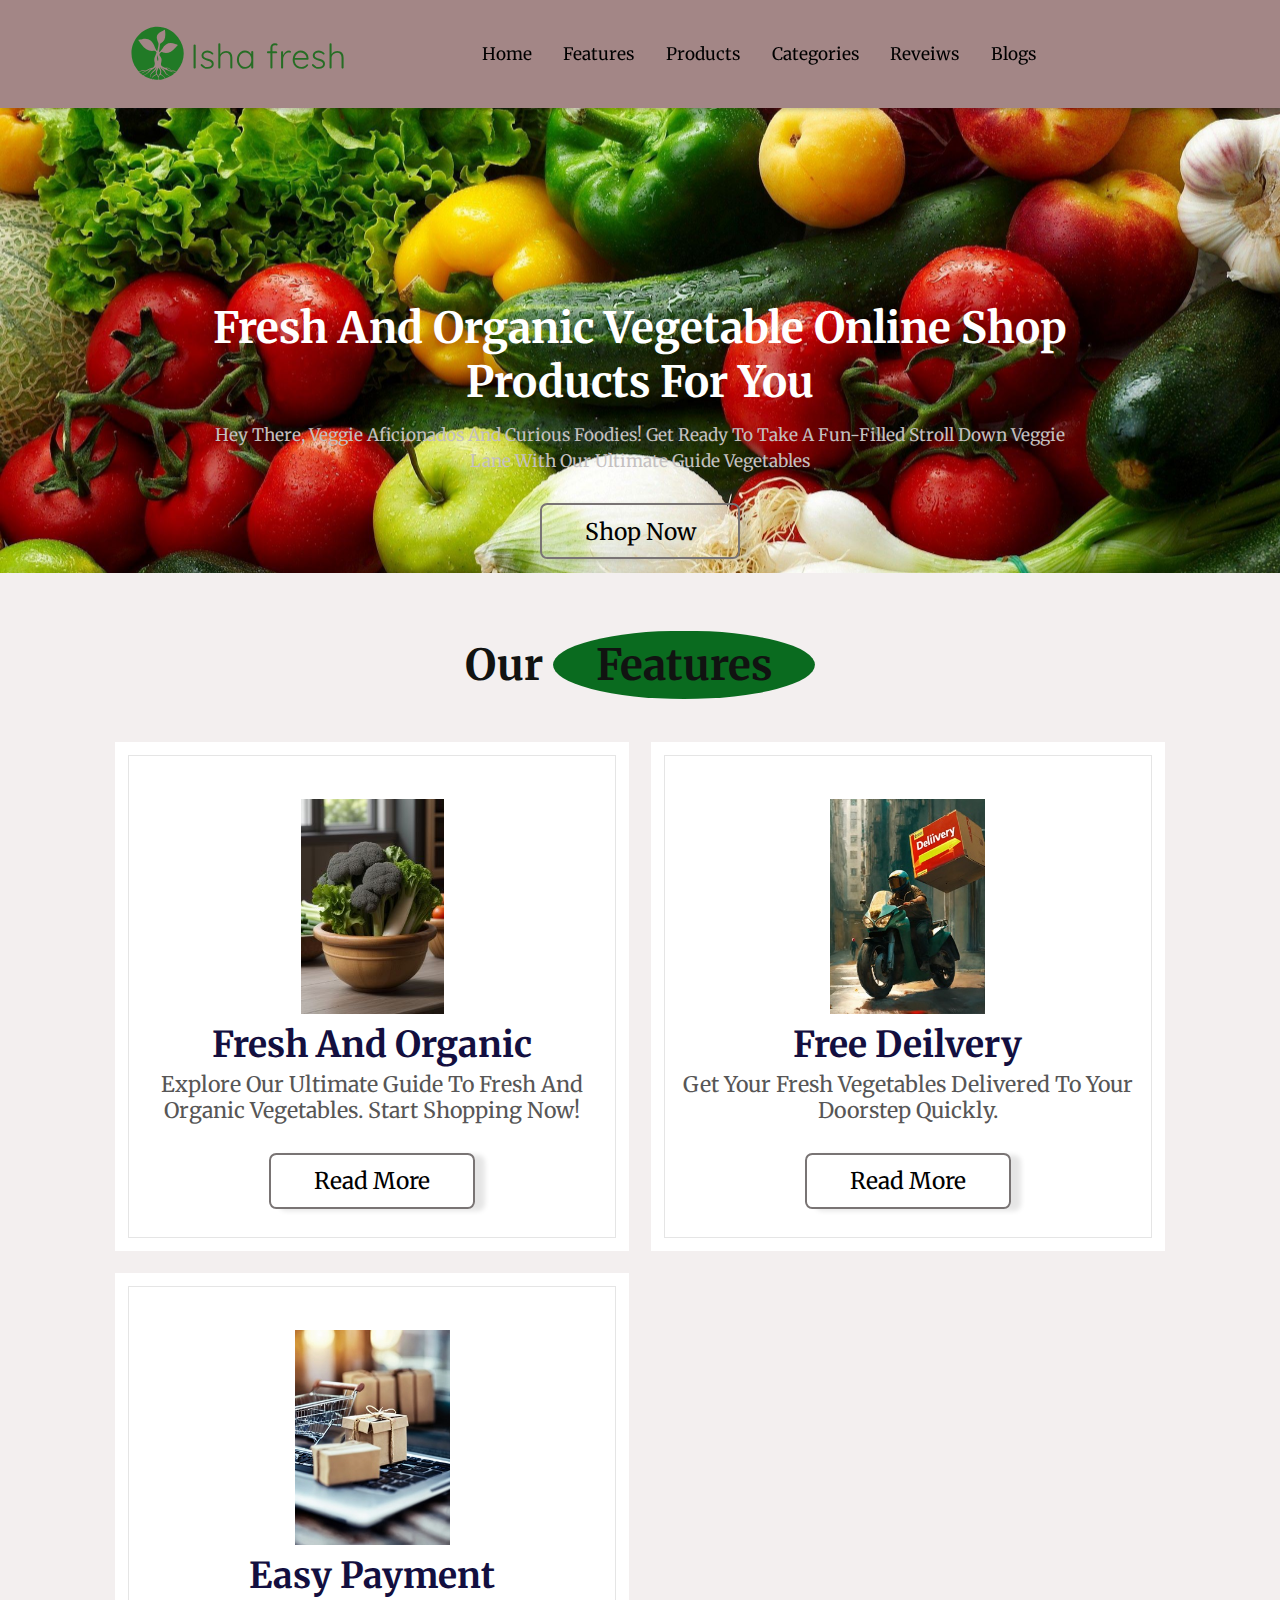
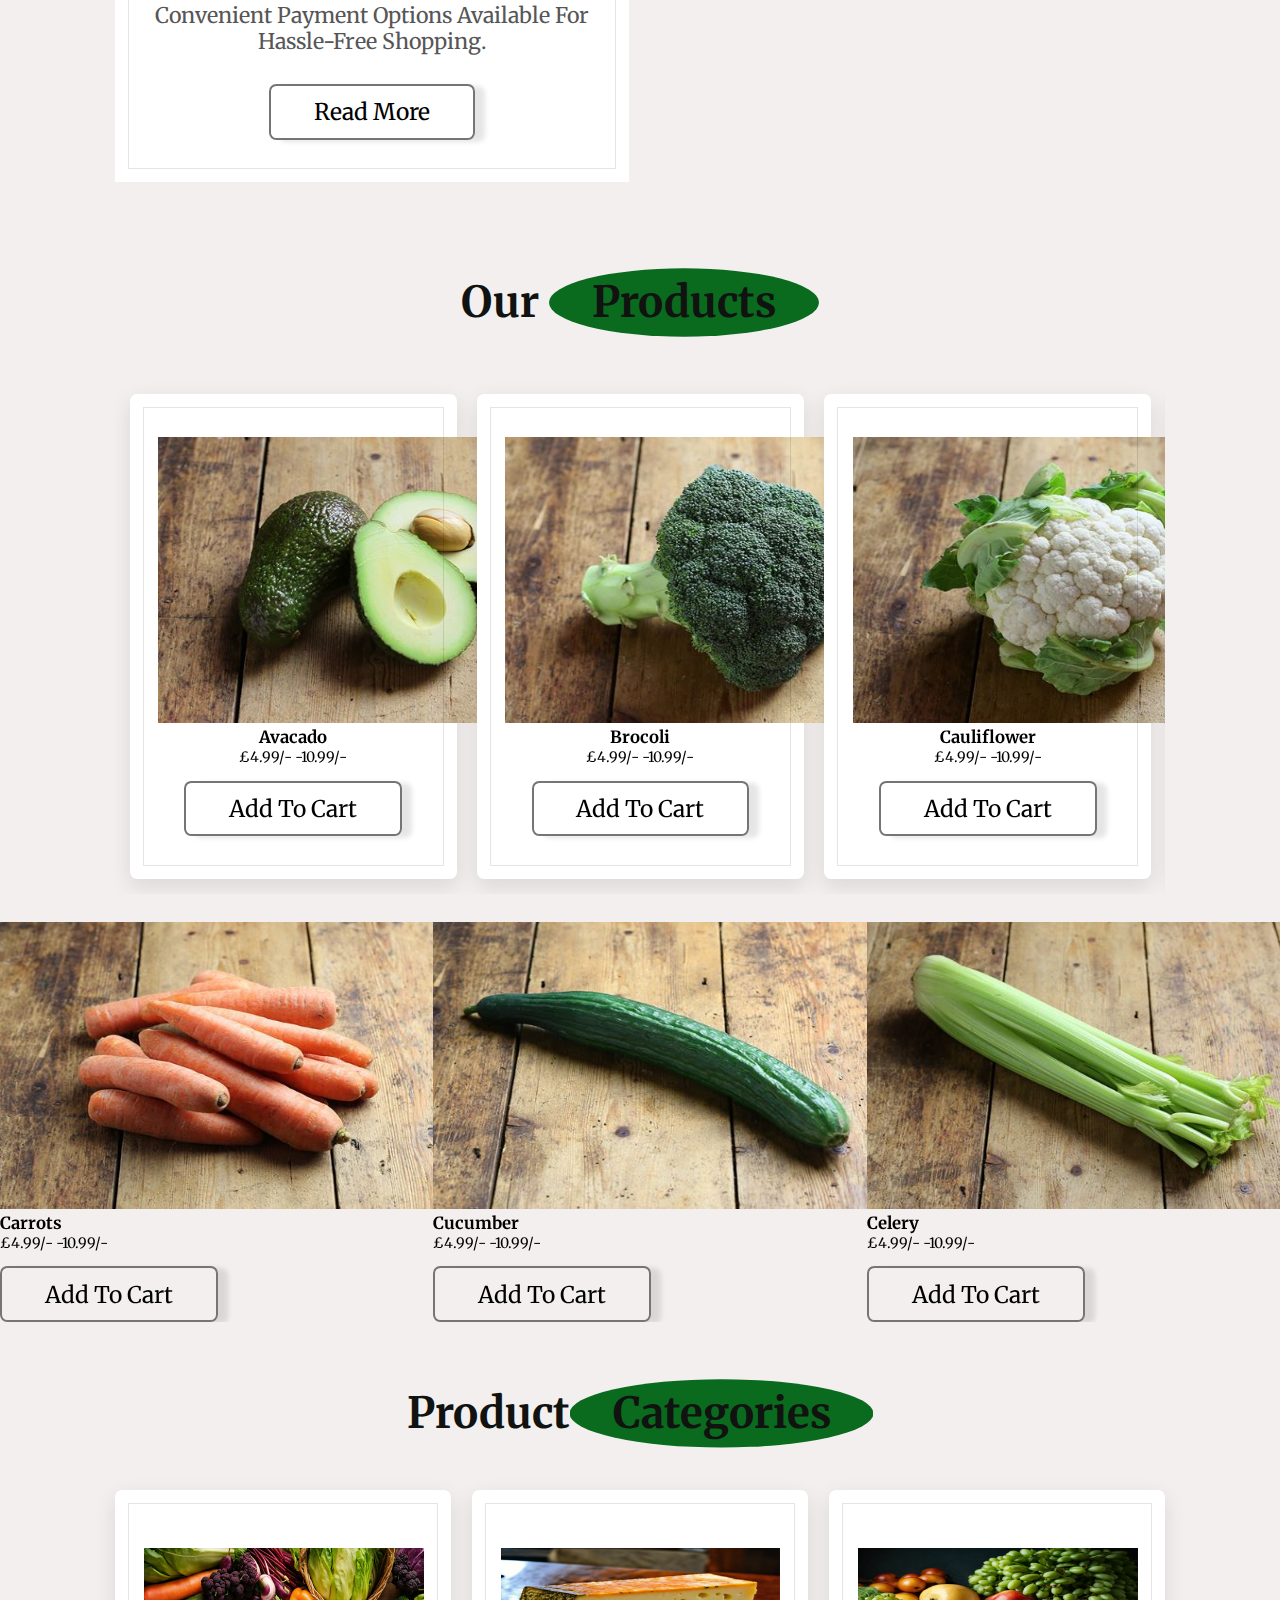
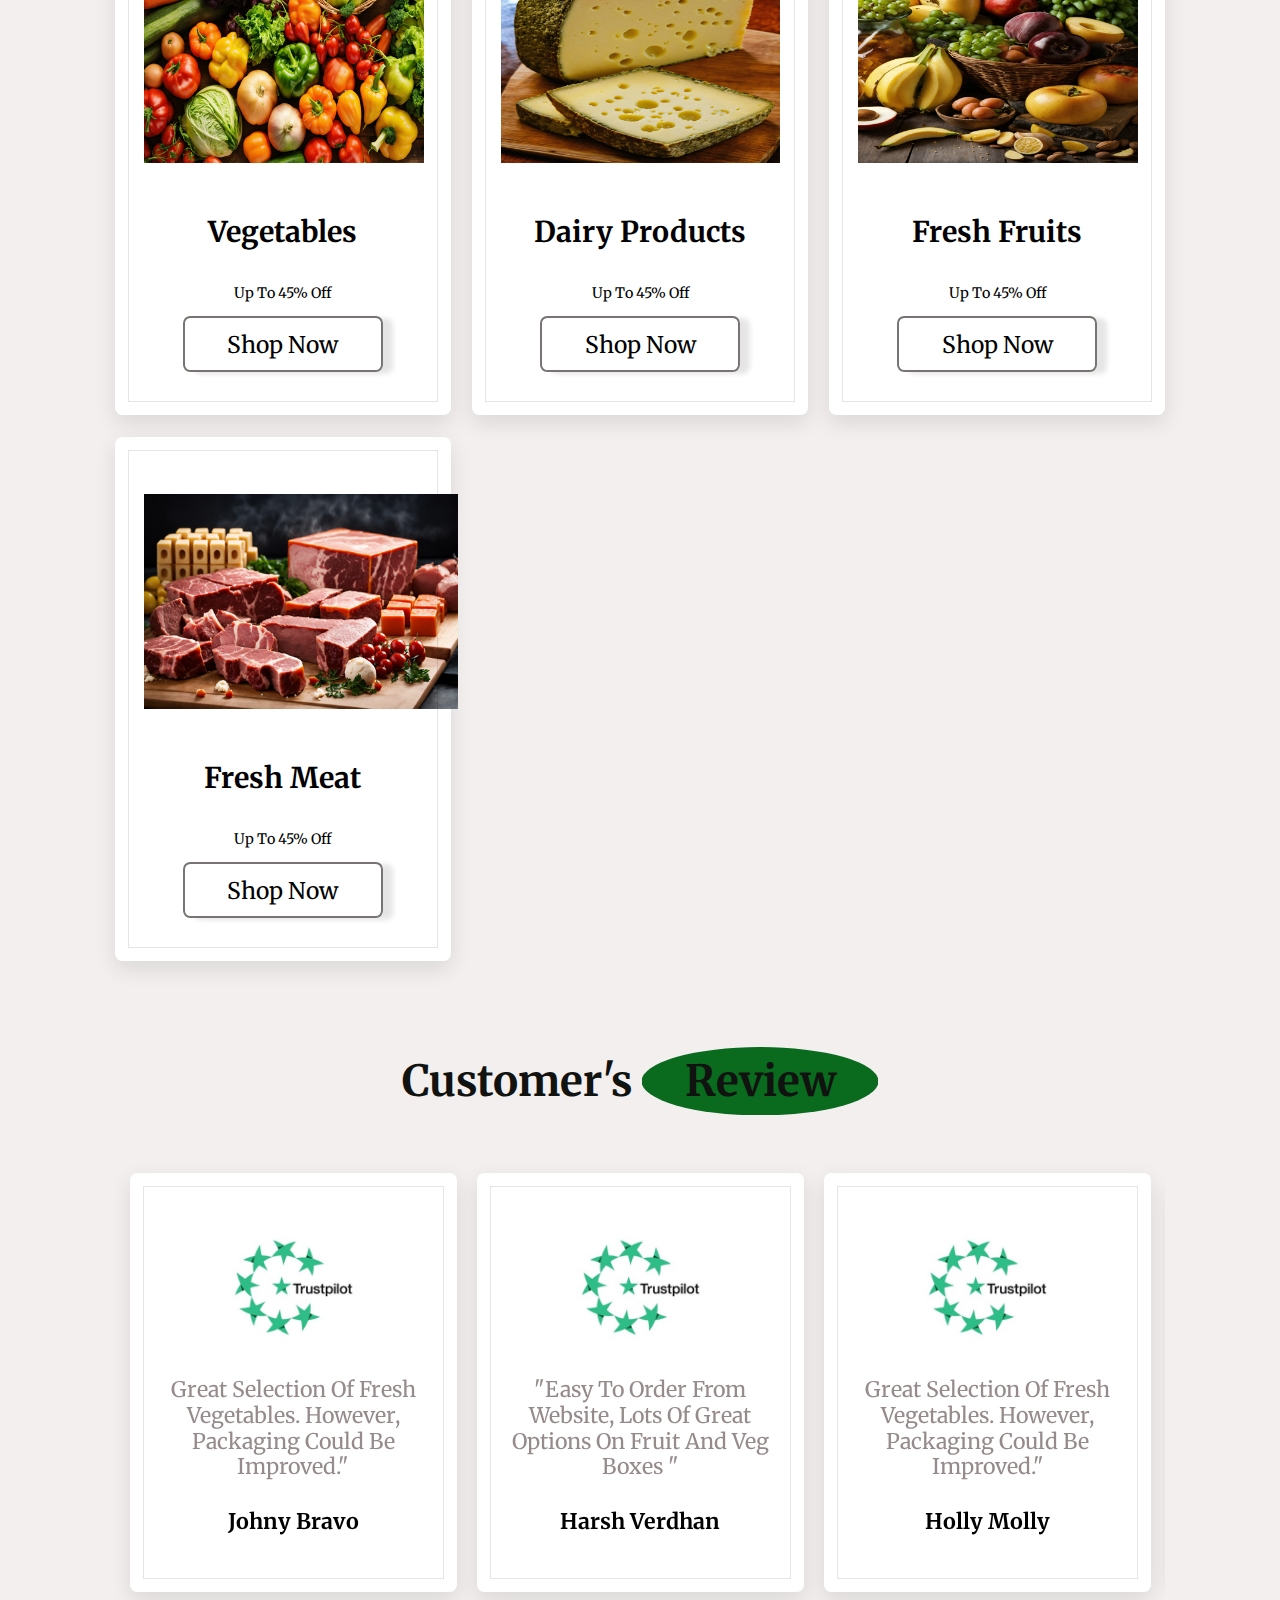
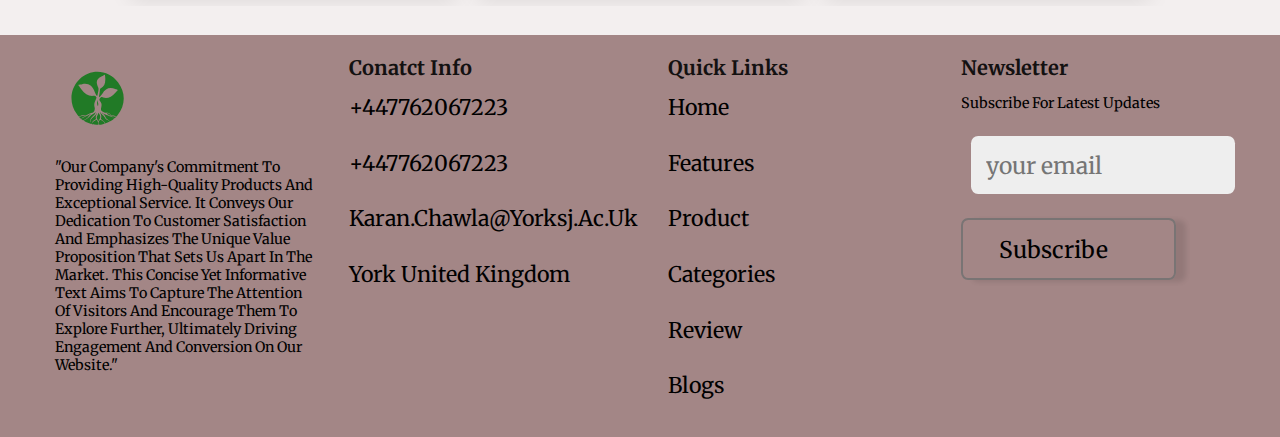
<file: index.html>
<!DOCTYPE html>
<html lang="en">
<head>
    <meta charset="UTF-8">
    <meta name="viewport" content="width=device-width, initial-scale=1.0">
    <title>Assignment vegtable online shop</title>
    <!-- https://swiperjs.com/get-started
          swiper link-->
          <link rel="stylesheet" href="https://cdnjs.cloudflare.com/ajax/libs/font-awesome/6.5.1/css/all.min.css" integrity="sha512-DTOQO9RWCH3ppGqcWaEA1BIZOC6xxalwEsw9c2QQeAIftl+Vegovlnee1c9QX4TctnWMn13TZye+giMm8e2LwA==" crossorigin="anonymous" referrerpolicy="no-referrer" />
          <link rel="stylesheet" href="https://cdn.jsdelivr.net/npm/swiper@11/swiper-bundle.min.css"/>




          <!-- Font awesome link -->
    <link href="./style.css" rel="stylesheet"/>
</head>
<body>

<!-- header start  -->
<header class="header">
            <!-- logo -->
    <a href="https://ysjcs.net/~karan.chawla/wbm_asignment_final/index.html#" class="logo">
    <img src="./logo (2).png" alt="Description of the image">
    </a>
        <nav class="navbar">
        <a href="#home">home</a>
        <a href="#features">features</a>
        <a href="#products">products</a>
        <a href="#categories">categories</a>
        <a href="#reviews">reveiws</a>
        <a href="contact.html">blogs</a>
        <!-- <a href="#story">Our story</a> -->

    </nav>

    <!-- icons -->

    <div class="icons">
        <div class="fas fa-bars" id="menu-btn"></div>
        <div class="fas fa-search" id="search-btn"></div> 
        <div class="fas fa-shopping-cart" id="cart-btn"></div>
        <div class="fas fa-user" id="login-btn"></div>
    </div>

   <!-- search bar -->

   <form action="input" class="search-bar">
   <input type="search" id="search-bar" placeholder="Search ">
   <label for="search" class="fas fa-search"></label>
   </form>

<!-- shopping cart -->
    <div class="shopping-cart">
            <!-- <div class="box">
                <i class="fas fa-trash"></i>
                <img src="./avacado.jpg" alt=""/>
                <div class="content">
                    <h3>avacado</h3>
                    <span class ="price">£5.99/-</span>
                    <span class ="quantity">qty : 1</span>
                </div>
            </div>
            <div class="box">
                <i class="fas fa-trash"></i>
                <img src="./lemon.jpg" alt=""/>
                <div class="content">
                    <h3>lemon</h3>
                    <span class ="price">£5.99/-</span>
                    <span class ="quantity">qty : 1</span>
                </div>
            </div> 
            <div class="box">
                <i class="fas fa-trash"></i>
                <img src="./pepper.jpg" alt=""/>
                <div class="content">
                    <h3>pepper</h3>
                    <span class ="price">Complimentary/-</span>
                    <span class ="quantity">qty : 1</span>
                </div>
            </div> -->
            <div class="total">Total : £0.00</div>  
            <a href="./checkout.html" class="btn">Check out</a>
    </div>


    <!-- login modal -->
    <form action="" class="login-form">
        <h3>Login now</h3>
        <!-- <input type="email" placeholder="your email" class="box"> 
        <input type="email" placeholder="Password" class="box"> 
        <p>forget your password <a href="#"> click here </a></p>
        <p>don't have an account <a href="#"> create now </a></p>
        <input type="./login/indexforlogin.html" value="login now" class="btn"> -->

        <div class="new_update" style="color: rgb(20, 18, 18);"> 
            <a href="./login/indexforlogin.html" >click here</a>
        </div>

    </form>

  <!-- header end -->
</header>    


<!-- home section start -->


<section class="home" id="home">

  <div class="content">
    <h3>fresh and <span>organic vegetable online shop</span> products for you</h3>
    <p>Hey there, veggie aficionados and curious foodies! Get ready to take a fun-filled stroll down veggie lane with our ultimate guide vegetables</p>
 
    <a href="#" class="btn">shop now</a>
  </div>
</section>

<!-- need to add the slide show image in here














</section>
<!home section end -->

<!-- feature section start -->


<section class="features" id="features">
    <h1 class="secHeading"> our <span>features</span></h1>
  <div class="box-container">
    <div class="box">
        <img src="./fresh.jpg" alt=""/>
        <h3>fresh and organic</h3>
        <p>Explore our ultimate guide to fresh and organic vegetables. Start shopping now!</p>
        <a href="#" class="btn"> read more</a>
    </div>
    <div class="box">
        <img src="./deilvery change px.jpg" alt=""/>
        <h3>free deilvery</h3>
        <p>Get your fresh vegetables delivered to your doorstep quickly.</p>
        <a href="#" class="btn"> read more</a>
    </div>
    <div class="box">
        <img src="./ecommerece change.jpg" alt=""/>
        <h3>easy payment</h3>
        <p>Convenient payment options available for hassle-free shopping.</p>
        <a href="#" class="btn"> read more</a>
    </div>
  </div>
</section>

<!-- feature section end -->

<!-- products section starts  -->

<!-- products section starts  -->
<section class="products" id="products">
    <h1 class="secHeading"> our <span>products</span></h1>

    <div class="swiper product-slider">

        <div class="swiper-wrapper">

            <div class="swiper-slide box">
                <img src="./avacado.jpg" alt="" class="image" />
                <h3>avacado</h3>
                <div class="price"> £4.99/- -10.99/-</div>
                <div class="stars">
                    <i class="fas fa-star"></i>
                    <i class="fas fa-star"></i>
                    <i class="fas fa-star"></i>
                    <i class="fas fa-star"></i>
                    <i class="fas fa-star-half-alt"></i>
                </div>
                <a href="#" class="btn"> add to cart </a>
            </div>

            <div class="swiper-slide box">
                
                <img src="./brocoli.jpg" alt="" class="image"/>
                <h3>brocoli</h3>
                <div class="price"> £4.99/- -10.99/-</div>
                <div class="stars">
                    <i class="fas fa-star"></i>
                    <i class="fas fa-star"></i>
                    <i class="fas fa-star"></i>
                    <i class="fas fa-star"></i>
                    <i class="fas fa-star-half-alt"></i>
                </div>
                <a href="#" class="btn"> add to cart </a>

            </div>

            
            <div class="swiper-slide box">
                
                <img src="./cauliflower.jpg" alt="" class="image"/>
                <h3>cauliflower</h3>
                <div class="price"> £4.99/- -10.99/-</div>
                <div class="stars">
                    <i class="fas fa-star"></i>
                    <i class="fas fa-star"></i>
                    <i class="fas fa-star"></i>
                    <i class="fas fa-star"></i>
                    <i class="fas fa-star-half-alt"></i>
                </div>
                <a href="#" class="btn"> add to cart </a>
            </div>

            <div class="swiper-slide box">
                <img src="./MEAT.jpg" alt="" class="image"/>
                <h3>sweetpotaoes</h3>
                <div class="price"> £4.99/- -10.99/-</div>
                <div class="stars">
                    <i class="fas fa-star"></i>
                    <i class="fas fa-star"></i>
                    <i class="fas fa-star"></i>
                    <i class="fas fa-star"></i>
                    <i class="fas fa-star-half-alt"></i>
                </div>
                <a href="#" class="btn"> add to cart </a>
            </div>
            

            
        </div>

    </div>
</section>

    <!--  2nd product div -->


    <div class="swiper product-slider">

        <div class="swiper-wrapper">

            <div class="swiper-slide box">
                <img src="./carrots.jpg" alt="" class="image"/>
                <h3>carrots</h3>
                <div class="price"> £4.99/- -10.99/-</div>
                <div class="stars">
                    <i class="fas fa-star"></i>
                    <i class="fas fa-star"></i>
                    <i class="fas fa-star"></i>
                    <i class="fas fa-star"></i>
                    <i class="fas fa-star-half-alt"></i>
                </div>
                <a href="#" class="btn"> add to cart </a>
            </div>

            <div class="swiper-slide box">
                <img src="./cucumber.jpg" alt="" class="image"/>
                <h3>cucumber</h3>
                <div class="price"> £4.99/- -10.99/-</div>
                <div class="stars">
                    <i class="fas fa-star"></i>
                    <i class="fas fa-star"></i>
                    <i class="fas fa-star"></i>
                    <i class="fas fa-star"></i>
                    <i class="fas fa-star-half-alt"></i>
                </div>
                <a href="#" class="btn"> add to cart </a>

            </div>

            
            <div class="swiper-slide box">
                <img src="./celery.jpg" alt="" class="image"/>
                <h3>celery</h3>
                <div class="price"> £4.99/- -10.99/-</div>
                <div class="stars">
                    <i class="fas fa-star"></i>
                    <i class="fas fa-star"></i>
                    <i class="fas fa-star"></i>
                    <i class="fas fa-star"></i>
                    <i class="fas fa-star-half-alt"></i>
                </div>
                <a href="#" class="btn"> add to cart </a>
            </div>

            <div class="swiper-slide box">
                <img src="./sweetpotaoes.jpg" alt="" class="image"/>
                <h3>sweetpotaoes</h3>
                <div class="price"> £4.99/- -10.99/-</div>
                <div class="stars">
                    <i class="fas fa-star"></i>
                    <i class="fas fa-star"></i>
                    <i class="fas fa-star"></i>
                    <i class="fas fa-star"></i>
                    <i class="fas fa-star-half-alt"></i>
                </div>
                <a href="#" class="btn"> add to cart </a>
            </div>
            

            
        </div>

    </div>
    
 </section>



<!-- products section ends -->




<!-- categories section start -->


<section class="categories" id="categories">
    <h1 class="secHeading">product<span>categories</span></h1>
 <div class="box-container">

    <div class="box">
        <img src="./vegetavble off.png" alt="vegetable">
        <h3>vegetables</h3>
        <p>up to 45% off</p>
        <a href="#" class="btn">shop now</a>
    </div>

    <div class="box">
        <img src="./diary off.png" alt="diary">
        <h3>dairy products</h3>
        <p>up to 45% off</p>
        <a href="#" class="btn">shop now</a>
    </div>

    <div class="box">
        <img src="./fruits off.png" alt="fruits">
        <h3>fresh fruits</h3>
        <p>up to 45% off</p>
        <a href="#" class="btn">shop now</a>
    </div>

    <div class="box">
        <img src="./meat off.png" alt="meat">
        <h3>fresh meat</h3>
        <p>up to 45% off</p>
        <a href="#" class="btn">shop now</a>
    </div>

</div>
</section>


<!-- categories section end  -->








<!-- review section start  -->

<section class="review" id="review">
    <h1 class="secHeading"> customer's <span>review</span></h1>

    <div class="swiper review-slider">
        <div class="swiper-wrapper">

            <div class ="swiper-slide box">
                <img src="./trustpilot-posst-80-1-500x500.jpg" alt="picture">
                <p>Great selection of fresh vegetables. However, packaging could be improved."</p>
                <h3>johny bravo</h3>
                <div class="stars">
                    <i class="fas fa-star"></i>
                    <i class="fas fa-star"></i>
                    <i class="fas fa-star"></i>
                    <i class="fas fa-star"></i>
                    <i class="fas fa-star-half-alt"></i>

                </div>
            </div>

            <!-- 2nd review -->
            <div class ="swiper-slide box">
                <img src="./trustpilot-posst-80-1-500x500.jpg" alt="picture">
                <p>"Easy to order from website, lots of great options on fruit and veg<br>  boxes
                    "</p>
                <h3>harsh verdhan</h3>
                <div class="stars">
                    <i class="fas fa-star"></i>
                    <i class="fas fa-star"></i>
                    <i class="fas fa-star"></i>
                    <i class="fas fa-star"></i>
                    <i class="fas fa-star"></i>

                </div>
            </div>

            <!-- 3rd review -->
            <div class ="swiper-slide box">
                <img src="./trustpilot-posst-80-1-500x500.jpg" alt="picture">
                <p>Great selection of fresh vegetables. However, packaging could be improved."</p>
                <h3>holly molly</h3>
                <div class="stars">
                    <i class="fas fa-star"></i>
                    <i class="fas fa-star"></i>
                    <i class="fas fa-star"></i>
                    <i class="fas fa-star"></i>
                    <i class="fas fa-star-half-alt"></i>

                </div>
            </div>
              <!-- 4th review -->
            <div class ="swiper-slide box">
                <img src="./trustpilot-posst-80-1-500x500.jpg" alt="picture">
                <p>"The lady on call is extremely helpful and cheeerful."</p>
                <h3>rohit verma</h3>
                <div class="stars">
                    <i class="fas fa-star"></i>
                    <i class="fas fa-star"></i>
                    <i class="fas fa-star"></i>
                    <i class="fas fa-star"></i>
                    <i class="fas fa-star"></i>

                </div>
            </div>
        </div>
       

          
        
    </div>

</section>

<!-- review section end  -->




<!--  footer section start-->


<section class="footer">


   <div class="box-container">
          <!-- box 1 -->

            <div class="box">
                <img src="./logo for footer.png" alt="logo">
                <h3><i class="fas fa-shopping-basket"></i></h3>
                <p>"Our company's commitment to providing high-quality products and exceptional service. It conveys our dedication to customer satisfaction and emphasizes the unique value proposition that sets us apart in the market. This concise yet informative text aims to capture the attention of visitors and encourage them to explore further, ultimately driving engagement and conversion on our website."</p>
                <div class="share">
                    
                    <a href="https://en-gb.facebook.com/" class="fab fa-facebook-f"></a>
                    <a href="https://twitter.com/?lang=en-gb" class="fab fa-twitter"></a>   
                    <a href="https://www.instagram.com/" class="fab fa-instagram"></a>   
                    <a href="https://www.linkedin.com/" class="fab fa-linkedin"></a>   
                </div>

            </div>
            

            <!-- box 2 -->
            <div class="box">
                
                <h3>conatct info</h3>
                    <a href="#" class="links"> <i class="fa-solid fa-phone"></i>+447762067223</a>
                    <a href="#" class="links"> <i class="fa-solid fa-phone"></i>+447762067223</a>
                    <a href="#" class="links"> <i class="fa-solid fa-envelope"></i>karan.chawla@yorksj.ac.uk</a>
                    <a href="#" class="links"> <i class="fa-solid fa-map-pin"></i> York united kingdom</a>

            </div>



            <!-- box 3 -->

            <div class="box">
                
                <h3>quick links</h3>
                    <a href="#" class="links"> <i class="fa-solid fa-arrow-right"></i>home</a>
                    <a href="#" class="links"> <i class="fa-solid fa-arrow-right"></i>features</a>
                    <a href="#" class="links"> <i class="fa-solid fa-arrow-right"></i>product</a>
                    <a href="#" class="links"> <i class="fa-solid fa-arrow-right"></i>categories</a>
                    <a href="#" class="links"> <i class="fa-solid fa-arrow-right"></i>review</a>
                    <a href="#" class="links"> <i class="fa-solid fa-arrow-right"></i>blogs</a>

            </div>


            <div class="box">
                
                <h3>newsletter</h3>
                <p>subscribe for latest updates</p>
                <input type="email" placeholder="your email" class="email">
                <input type="email" value="subscribe" class="btn" id="subscribeBtn">
                
                <div class="fonty"><a href="#" > <i class="fa-brands fa-cc-visa"></i></a>
                   <a href="#"> <i class="fa-brands fa-cc-apple-pay"></i><apple-pay></apple-pay></a>
                </div>
                

            </div>



    </div>


 







</section>
















<!--  footer section start-->


















































<!-- links section starts -->
    
<script src="https://cdn.jsdelivr.net/npm/swiper@11/swiper-bundle.min.js"></script>
<script src="./script.js"></script>
<script>
    // swiper for product slider
    // ref: https://swiperjs.com/get-started#use-swiper-from-cdn
    var swiper = new Swiper(".product-slider", {
        loop: true,
        spaceBetween: 20,
        autoplay: {
            delay: 7500,
            disableOnInteraction: false,
        },
        breakpoints: {
            0: {
                slidesPerView: 2,
            },
            768: {
                slidesPerView: 2,
            },
            1024: {
                slidesPerView: 3,
            },
        },
    });

    var swiper = new Swiper(".review-slider", {
        loop: true,
        spaceBetween: 20,
        autoplay: {
            delay: 7500,
            disableOnInteraction: false,
        },
        breakpoints: {
            0: {
                slidesPerView: 2,
            },
            768: {
                slidesPerView: 2,
            },
            1024: {
                slidesPerView: 3,
            },
        },
    });

    <!-- links section ends -->

    
</script>
    
</body>
</html>
</file>
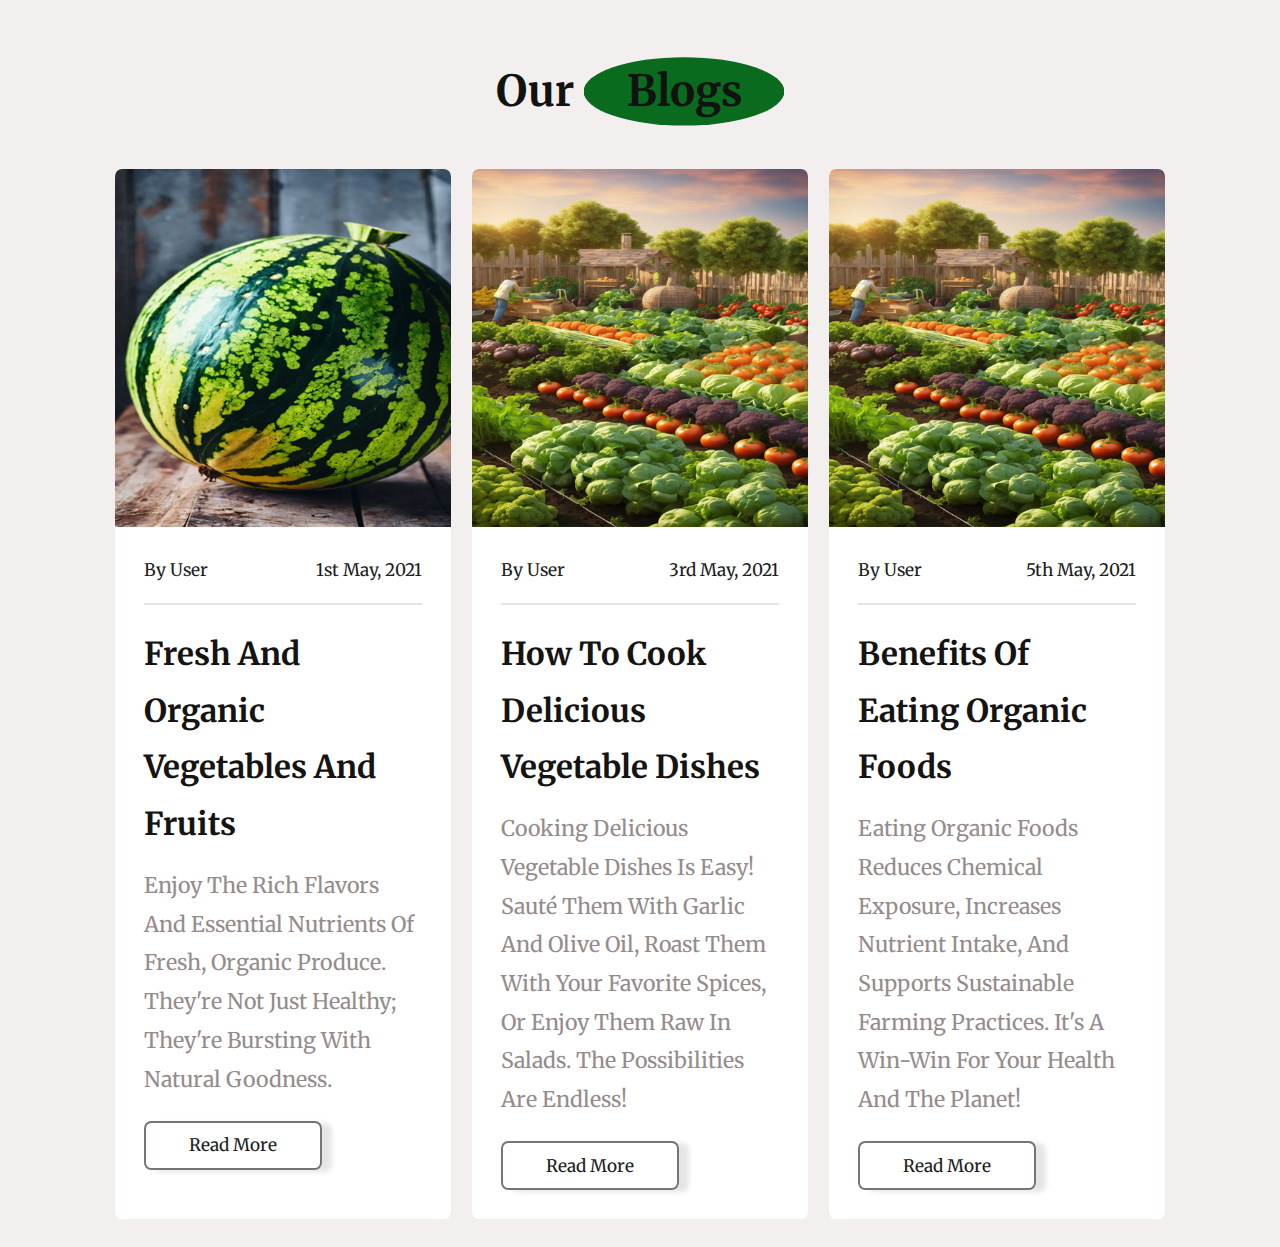
<file: contact.html>
<!DOCTYPE html>
<html lang="en">
<head>
    <meta charset="UTF-8">
    <meta name="viewport" content="width=device-width, initial-scale=1.0">
    <title>blog-page</title>
       <!-- https://swiperjs.com/get-started
          swiper link-->
          <link rel="stylesheet" href="https://cdnjs.cloudflare.com/ajax/libs/font-awesome/6.5.1/css/all.min.css" integrity="sha512-DTOQO9RWCH3ppGqcWaEA1BIZOC6xxalwEsw9c2QQeAIftl+Vegovlnee1c9QX4TctnWMn13TZye+giMm8e2LwA==" crossorigin="anonymous" referrerpolicy="no-referrer" />
          <link rel="stylesheet" href="https://cdn.jsdelivr.net/npm/swiper@11/swiper-bundle.min.css"/>

          <link href="./style.css" rel="stylesheet"/>


</head>
<body>
    

    <!-- blog start here -->


    <section class="blogs" id="blogs">
        <h1 class="secHeading">Our <span>blogs</span></h1>
        <div class="box-container">
            <div class="box">
                <img src="./wtermelon.png" alt="">
                <div class="content">
                    <div class="icons">
                        <a href="#"><i class="fas fa-user"></i> by User</a>
                        <a href="#"><i class="fas fa-calendar"></i> 1st May, 2021</a>
                    </div>
                    <h3>Fresh and Organic Vegetables and Fruits</h3>
                    <p>Enjoy the rich flavors and essential nutrients of fresh, organic produce. They're not just healthy; they're bursting with natural goodness.</p>
                    <a href="./multimeia.html" class="btn">Read More</a>
                </div>
            </div>
    
            <div class="box">
                <img src="./blog2.png" alt="">
                <div class="content">
                    <div class="icons">
                        <a href="#"><i class="fas fa-user"></i> by User</a>
                        <a href="./multimeia.html"><i class="fas fa-calendar"></i> 3rd May, 2021</a>
                    </div>
                    <h3>How to Cook Delicious Vegetable Dishes</h3>
                    <p>Cooking delicious vegetable dishes is easy! Sauté them with garlic and olive oil, roast them with your favorite spices, or enjoy them raw in salads. The possibilities are endless!</p>
                    <a href="./multimeia.html" class="btn">Read More</a>
                </div>
            </div>
    
            <div class="box">
                <img src="./blog2.png" alt="">
                <div class="content">
                    <div class="icons">
                        <a href="#"><i class="fas fa-user"></i> by User</a>
                        <a href="#"><i class="fas fa-calendar"></i> 5th May, 2021</a>
                    </div>
                    <h3>Benefits of Eating Organic Foods</h3>
                    <p>Eating organic foods reduces chemical exposure, increases nutrient intake, and supports sustainable farming practices. It's a win-win for your health and the planet!</p>
                    <a href="./multimeia.html" class="btn">Read More</a>
                </div>
            </div>
        </div>
    </section>
    
    <!-- blogs section end -->
    

























    <!-- links section starts -->
    
<script src="https://cdn.jsdelivr.net/npm/swiper@11/swiper-bundle.min.js"></script>
<script src="./script.js"></script>
<script>
    // swiper for product slider
    // ref: https://swiperjs.com/get-started#use-swiper-from-cdn
    var swiper = new Swiper(".product-slider", {
        loop: true,
        spaceBetween: 20,
        autoplay: {
            delay: 7500,
            disableOnInteraction: false,
        },
        breakpoints: {
            0: {
                slidesPerView: 2,
            },
            768: {
                slidesPerView: 2,
            },
            1024: {
                slidesPerView: 3,
            },
        },
    });

    var swiper = new Swiper(".review-slider", {
        loop: true,
        spaceBetween: 20,
        autoplay: {
            delay: 7500,
            disableOnInteraction: false,
        },
        breakpoints: {
            0: {
                slidesPerView: 2,
            },
            768: {
                slidesPerView: 2,
            },
            1024: {
                slidesPerView: 3,
            },
        },
    });

    <!-- links section ends -->

    
</script>
    
</body>
</html>
</file>
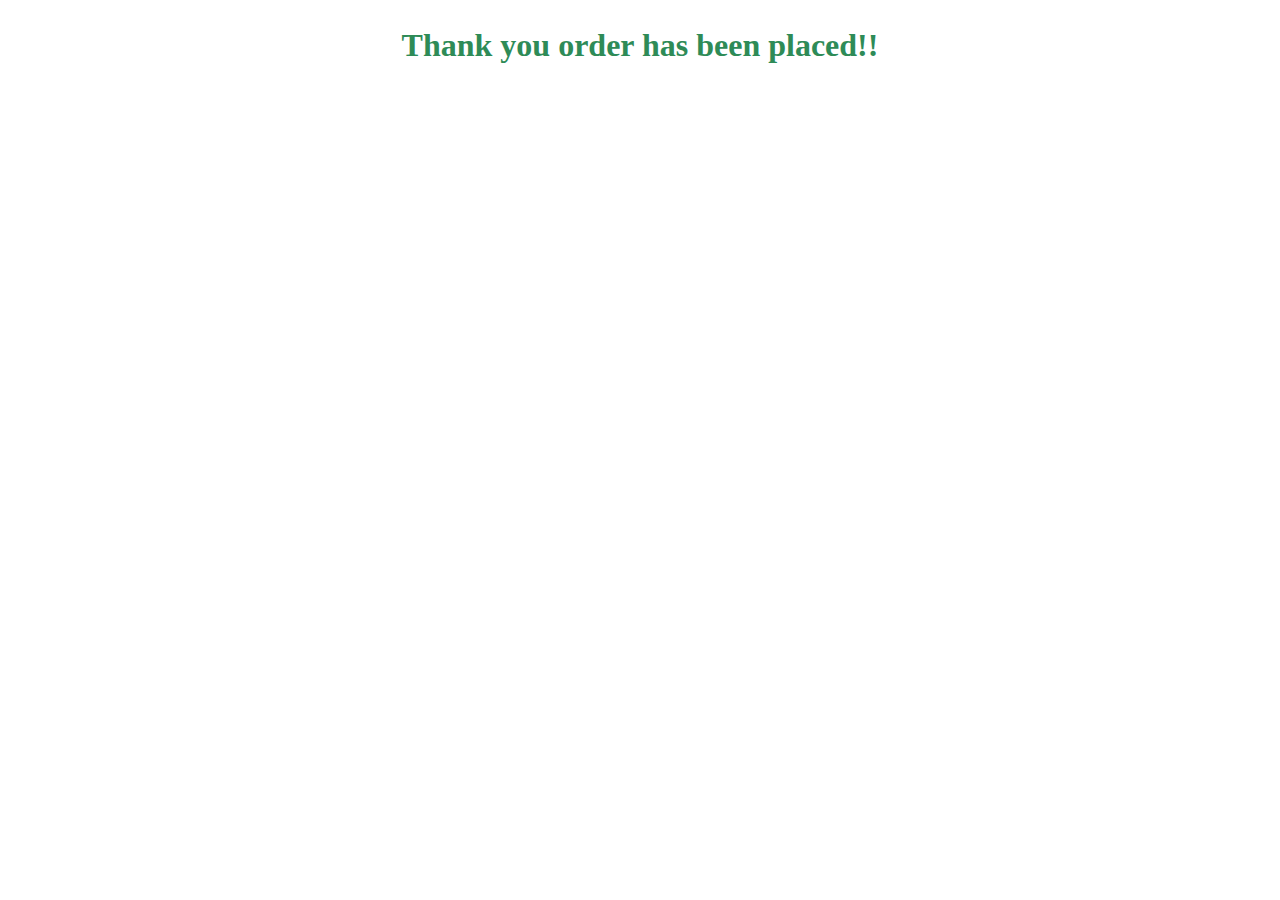
<file: thankyounote.html>
<!DOCTYPE html>
<html lang="en">
<head>
    <meta charset="UTF-8">
    <meta name="viewport" content="width=device-width, initial-scale=1.0">
    <title>order confirmation</title>
    <style>
        h2{
            text-align:center;
            font-family:"Times New Roman", Times, serif;
            font-size: 200%;
        }

        h2{
            color:seagreen;
        }
    </style>
</head>
<body>
    <h2>Thank you order has been placed!!</h2>
</body>
</html>
</file>
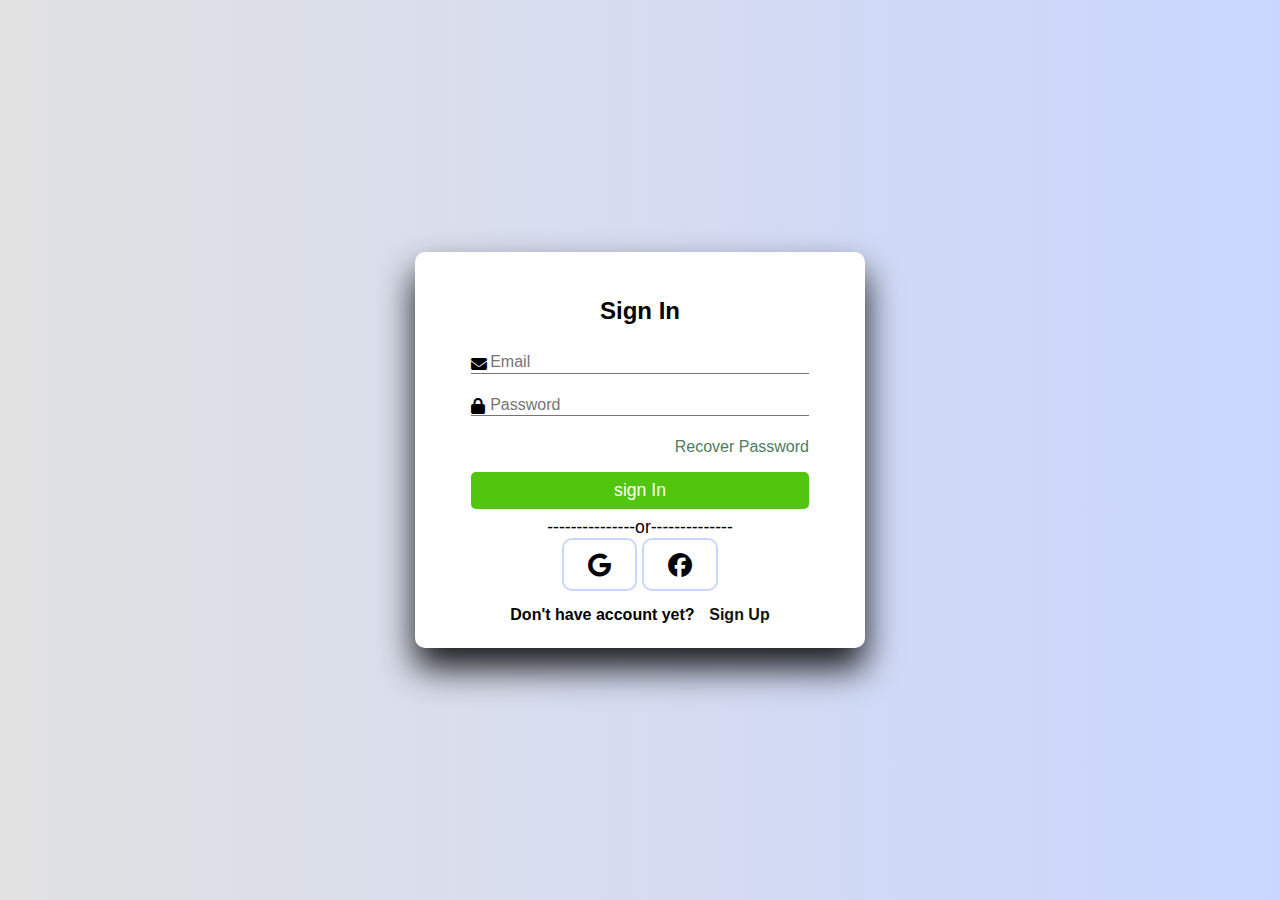
<file: login/indexforlogin.html>
<!DOCTYPE html>
<html lang="en">
<head>
    <meta charset="UTF-8">
    <meta name="viewport" content="width=device-width, initial-scale=1.0">
    <link rel="stylesheet" href="./styleforlogin.css">

    <link rel="stylesheet" href="https://cdnjs.cloudflare.com/ajax/libs/font-awesome/6.5.2/css/all.min.css ">
    <title>Register & Login</title>
</head>
<body>
    <div class="container" id="signup" style="display:none">
        <h1 class="form-title">Register</h1>
        <form method="post" action="register.php">
            <div class="input-group">
                <i class="fas fa-user"></i>
                <input type="text" name="fName" id="fName" placeholder="First Name" required>
                <label for="fname">First name</label>
            </div>
            <div class="input-group">
                <i class="fas fa-user"></i>
                <input type="text" name="lName" id="lName" placeholder="Last Name" required>
                <label for="fname">Last name</label>
            </div>
             <div class="input-group">
                <i class="fas fa-envelope"></i>
                <input type="text" name="email" id="email" placeholder="Email Address" required>
                <label for="email">Email</label>
             </div>
             <div class="input-group">
                <i class="fas fa-lock"></i>
  	    		   <input type="password" name="password" id="password" placeholder="Password" required>
  	    			   <label for="pass">Password</label>
             </div>
            <input  type="submit" class="btn" value="sign Up" name="signUp" >

        </form>

        <p class="or">
            ---------------or--------------
            </p>

        <div class="icons">
            <i class="fab fa-google"></i>
            <i class="fab fa-facebook"></i>
        </div>
        <div class="links">
            <p>Already have an account? </p>
            <button id="signInButton">Sign In</button> 
        </div>
    </div>


    <!-- sign  in -->
    <div class="container" id="signin">
        <h1 class="form-title">Sign In</h1>
        <form method="post" action="register.php">
            
             <div class="input-group">
                <i class="fas fa-envelope"></i>
                <input type="text" name="email" id="email" placeholder="Email Address" required>
                <label for="email">Email</label>
             </div>
             <div class="input-group">
                <i class="fas fa-lock"></i>
  	    		   <input type="password" name="password" id="password" placeholder="Password" required>
  	    			   <label for="pass">Password</label>
             </div>
             <p class="recover">
                <a href="#">Recover Password</a>
             </p>

            <input  type="submit" class="btn" value="sign In" name="signIn" >

        </form>

        <p class="or">
            ---------------or--------------
            </p>

        <div class="icons">
            <i class="fab fa-google"></i>
            <i class="fab fa-facebook"></i>
        </div>
        <div class="links">
            <p>Don't have account yet? </p>
            <button id="signUpButton">Sign Up</button> 
        </div>
    </div>
    <script src="./scriptforlogin.js"></script>
</body>
  
</html>
</file>
<file: style.css>
@import url('https://fonts.googleapis.com/css2?family=Merriweather:ital,wght@0,300;0,400;0,700;0,900;1,300;1,400;1,700;1,900&display=swap');

* {
    font-family: "Merriweather", serif;
    margin: 0;
    padding: 0;
    box-sizing: border-box;
    outline: none;
    border: none;
    text-decoration: none;
    text-transform: capitalize;
    transition: all 0.2s linear;
}
html {
    font-size: 89.5%;
    overflow-x:hidden;
    scroll-behavior: smooth;
    scroll-padding-top: 7rem;

 }



:root{
    --green:#0a6b1f;
    --black:#130f40;
    --light-color:#968b8b;
    --box-shadow:0 .5rem 1.5rem  rgba(0, 0, 0, 0.1);
    --border: .2rem solid rgba(0, 0, 0, 0.1);
    --outline: .1rem solid rgba(0, 0, 0, 0.1);
    --outline-hover: 2rem solid rgba(0, 0, 0, 0.1);
}
body{
    background-color: #f3efef;
}

section{
    padding:2rem 9%;
    
}

.secHeading{
 text-align: center;
 padding:2rem 0;
 padding-bottom: 3rem;
 font-size: 3rem;
 color: #111311;   
}

.secHeading span{
    background: #0a6b1f;
    color: balck;
    display: inline-block;
    padding: .5rem 3rem;
    clip-path: ellipse();
}



.btn{
    margin-top: 1rem;
    display: inline-block;
    padding:.8rem 3rem;
    font-size: 1.6rem;
    border-radius: .5rem;
    border: 2px  solid rgb(121, 116, 116);
    box-shadow: 10px 2px 5px rgba(0, 0, 0, 0.1);
    cursor: pointer;
    color: black;
    background: none;

}
.btn:hover{
    background:#0a6b1f;
    color: black;
}

.header {
    background-color: rgb(163, 134, 134);
    position: fixed;
    z-index: 1000;
    display: flex;
    align-items: center;
    justify-content: space-between;
    padding: 2rem 9%;
    width:100%;
    height: 12%;
    box-shadow: 0 2px 4px rgba(26, 2, 2, 0.2);

}
.header .logo{
    font-size: 5rem;
    font-weight: bolder;
    color:var(--black);
    padding-top: 1.2rem;
    
}



.header .navbar a{
    font-size: 1.2rem;
    margin:0 1rem;
    color:black

}

.header .navbar a:hover{
    color:green;
}






/* !Header Icons */
.header .icons div{
    height: 4.5 rem;
    width: 4.5 rem;
    line-height: 4.5rem;
    border-radius: .5rem;
    color:black;
    font-size: 2rem;
    margin-right: .3rem;
    padding : 4px;
    transition: transform 0.2s ease; 

}
.icons div:hover{
    transform: scale(1.2); 
}







/*! search bar */
.header .search-bar{
   position: absolute;
   top: 110%;
   right:-110%;
   display: flex ;
   align-items: center;
   height: 4rem;
   max-width: 25%;
   border-radius: .5rem;
   overflow:hidden;
   display:flex;
   align-items: center;
   box-shadow: var(--blackShadow);

}
.header .search-bar.active{
    right: 2rem;
    transition: .4s  linear;
}





 /* !search input layout */

 .header .search-bar input{
    background:#50c068;
    height: 100%;
    width:100%;
    text-transform: none;
    font-size: 1.6rem;
    color:black;
    padding: 20px;

 }

 .header .search-bar label{
    font-size: 2.2rem;
    padding: 1.5rem;
    margin:0rem;
    color:black;
    cursor: pointer;
    transition: transform 0.2s ease;
 }
 .header .search-bar label:hover{
    transform: scale(1.2);


 }






/* !shopping -cart layout */

.header .shopping-cart {
    position: absolute;
    top: 110%;
    right: -110%;
    padding: 1rem;
    border-radius: .5rem;
    box-shadow: 0 2px 4px rgba(0, 0, 0, 0.2);
    width: 30rem;
    background-color: #f5f5f5; /* Change the background color here */
    border: 2px solid rgb(138, 134, 134);
}

   
.header .shopping-cart .box{
        display: flex;   
        align-items: center;
        gap: 1rem;
        position: relative;
        margin: 1rem 0;

         
}


.header .shopping-cart .box img{

    height: 10rem;
}




 
/* !trash box */
.header .shopping-cart .box .fa-trash{
   font-size: 2rem;
   position: absolute;
   top: 25%;
   right: 0.2rem;
   cursor: pointer;
   color:rgb(104, 97, 97);
   transition: transform 0.2s linear;
}
.header .shopping-cart .box .fa-trash:hover{
 transform : scale(1.2);
}
    

.header .shopping-cart .box .content h3{
    color:black;
    font-size:  1.7rem;
    padding-bottom: 1rem;
}

.header .shopping-cart .box .content span{
    color:rgb(65, 64, 64);
    font-size:  1.6rem;
}

.header .shopping-cart .box .content quantity{
    
    padding-left: 1rem;
}

.header .shopping-cart .total{
    font-size: 2.5rem;
    padding: 1rem;
    text-align: center;
    color:black;
}

.header .shopping-cart .btn{
  display: block;
  text-align: center;
  margin:1rem;

}

.header .shopping-cart.active{
  right: 2rem;
  transition: 2s linear;
}




 /*! login layout */

.header .login-form{
    position: absolute;
    top: 110%;
    right:-110rem;
    width:28rem;
    height:28rem;
    box-shadow: var(--box-shadow );
    padding: 2rem;
    border-radius: 2rem;
    background:rgb(177, 143, 140);
    text-align: center;
}

.header .login-form h3{
    font-size: 2.5rem;
    text-transform: uppercase;
    color:black;
}

.header .login-form .box{
    width:100%;
    margin: .7rem 0;
    background: #eee;
    border-radius: .5rem;
    padding: 1rem;
    font-size: 1.6rem;
    color:black;
    text-transform: none;

}
.header .login-form p a{
    color:#116423;
    text-decoration : underline;
}

header .login-form.active{
    right: 2rem;
    transition: 2s linear;
  }
  

/*! section  */
.home{
     display: flex;
     align-items: center;
     justify-content: center;
     background: url(./mix\ veg\ photo.jpg) no-repeat;
     background-position: center;
     background-size: cover;
     padding-top: 21rem;
     padding-bottom: 01rem;
}


.home .content{
    display: block;
    text-align: center;
    width:60rem;
    
                            
    
}

.home .content h3{
    color: white;
    font-size: 3rem;
    box-shadow : black;

}

.home .content h3 span{
    color:white;
}

.home .content p{
    color: rgb(196, 192, 192);
    font-size: 1.2rem;
    padding: 1rem 0;
    line-height: 1.8rem;
}

/* !!section features */
.features .box-container{
    display: grid;
    grid-template-columns: repeat(auto-fit, minmax(30rem, 1fr));
    gap: 1.5rem;
}

.features .box-container .box{
    padding: 3rem 2rem;
    background: #fff;
    outline: var(--outline);
    outline-offset: -1rem;
    text-align: center;
    box-shadow: black;

}


.features .box-container .box:hover{
    outline: var(--outline-hover);
    outline-offset: -1rem;

}

.features .box-container .box img{
    margin:1rem;
    height:15rem;

}

.features .box-container .box h3{
    font-size: 2.5rem;
    line-height: 1.8rem;
    color:var(--black);

}


.features .box-container .box p{
    font-size: 1.5rem;
    line-height: 1.8rem;
    color:rgb(87, 86, 86);
    padding: 1rem 0;
}


/* ! Product - layout */

.products .product-slider{
    padding:1rem;
}

.products .product-slider:first-child{
    margin-bottom: 2rem;

}

.products .product-slider .box {
    background: #fff;
    border-radius: .5rem;
    text-align: center;
    padding: 3rem 2rem;
    margin: auto; 
    outline-offset: -1rem;
    outline: var(--outline);
    box-shadow: var(--box-shadow);
    transition: .2s  linear;
    

}


.products .product-slider .box:hover{
    outline-offset: 0rem;
    outline: var(--outline-hover);


}


.product .product-slider .box h3{
    font-size: 2.5rem;
    color: black;

}


.product .product-slider .box img{
    height: 250px; /* Adjust the height as needed */
    width: auto; /* Maintain aspect ratio */
    object-fit: cover; 

}


.product .product-slider .box .price{
    font-size: 2rem;
    color: black;
    padding: .5rem 0;

}

.product .product-slider .box .stars i{
    font-size: 1.7rem;
    color: #0a6b1f;
    padding:.5rem 0;
}


/* ! Categories -layout */


.categories .box-container{
    display: grid;
    grid-template-columns: repeat(auto-fit, minmax(20rem, 1fr));
    gap: 1.5rem;
}

.categories .box-container .box{
    padding: 3rem 2rem;
    border-radius: .5rem;
    background: #fff;
    box-shadow: var(--box-shadow);
    outline: var(--outline);
    outline-offset: -1rem;
    text-align: center;


}

.categories .box-container .box:hover {
    outline: var(--outline-hover);
    outline-offset: -1rem; 

}

.categories .box-container .box img{
    margin: 1rem 0;
    height: 15rem;


}


.categories .box-container .box h3{
    font-size:2rem;
    color: black;
    line-height: 1.8;
    padding:  1.8rem; 
}


/* !review layout */
.review .review-slider{
    padding:1rem;

}

.review .review-slider .box{
    background: #fff;
    border-radius: .5rem;
    text-align: center;
    padding: 3rem 2rem;
    margin: auto; 
    outline-offset: -1rem;
    outline: var(--outline);
    box-shadow: var(--box-shadow);
    transition: 2s linear;
    

}
.review .swiper-slide:hover::before {
    content: '';
    position: absolute;
    top: 0;
    left: 0;
    width: 100%;
    height: 100%;
    background-color: rgba(134, 27, 27, 0.5); /* Adjust the opacity as needed */
    z-index: 1;
}


.review .review-slider .box img{
    height:10rem;
    width:10rem;
    border-radius: 50%;

}

.review .review-slider .box p{
    padding:1rem 0;
    line-height:1.8rem;
    color:var(--light-color);
    font-size:1.5rem;


}

.review .review-slider .box h3{
    padding:1rem 0;
    line-height:1.8rem;
    color:black;
    font-size:1.5rem;


}



.review .review-slider .box .stars i{
    color: #04da04;
    font-size:1.5rem;


}

/* ! blogs layout */

.blogs .box-container{
    display: grid;
    grid-template-columns: repeat(auto-fit, minmax(20rem, 1fr));
    gap: 1.5rem;

}


.blogs .box-container .box{
    overflow: hidden;
    border-radius: .5rem;
    box-shadow: var(--blackShadow);
    background: #fff;
    
}

.blogs .box-container .box img{
    height: 25rem;
    width: 100%;
    object-fit: cover;
}




.blogs .box-container .box .content{
    padding:2rem;
}

.blogs .box-container .box .content .icons {
    display:flex;
    align-items: center;
    justify-content: space-between;
    padding-bottom: 1.5rem;
    margin-bottom: 1rem;
    border-bottom: var(--border);

}

.blogs .box-container .box .content a {   
    color: rgb(32, 28, 28);
    font-size: 1.2rem;

}


.blogs .box-container .box .content a:hover{
    color:grey;
}

.blogs .box-container .box .content a i{   
    color: rgb(26, 99, 38);
    font-size: 1.2rem;

}



.blogs .box-container .box .content h3{
    line-height:1.8;
    color:rgb(22, 19, 19);
    font-size: 2.2rem;
    padding:.5rem 0;

}


.blogs .box-container .box .content p{
    line-height:1.8;
    color:var(--light-color );
    font-size: 1.5rem;
    padding:.5rem 0;

} 

/* ! footer layout */


.footer {
    background-color: #A38686; 
    color: #fff; 
    padding: 20px 0;
    width: 100%; 
}

.footer .box-container {
    display: flex; 
    justify-content: space-around; 
    max-width: 1200px; 
    margin: 0 auto; 
}

.footer .box-container .box {
    flex: 1; 
    padding: 0 15px; 
}

/* Style for footer content */
.footer .box-container .box h3 {
    color: #131111; 
    font-size: 20px;
}

.footer .box-container .box h3 i{
    color:#0a6b1f;
}

.footer .box-container .box a{
    display: block;
    font-size: 1.5rem;
    color:black;
    padding:1rem 0;

}
.footer .box-container .box .links i{
    color:#0a6b1f;
    padding:1rem 0;

}




.footer .box-container .box p{
    word-wrap: break-word;

    color:black;
    padding:1rem 0;

}
 

.footer .box-container .box .share {
    display:flex;
    justify-content: flex-start;
    gap: 3rem;
     
 }


 .footer .box-container .box .email{
    width: 100%;
    margin:.7rem;
    padding:1rem;
    border-radius: .5rem;
    background:#eee;
    font-size: 1.6rem;
    color:var(--black);
    text-transform: none;

 }

 .footer .box-container .box .fonty{
    display:flex;
    justify-content: flex-start;
    gap: 2rem;

}

#subscribeBtn {
    padding: 1rem 2.5rem; /* Adjust padding as needed */
    font-size: 1.6rem; /* Adjust font size as needed */
    border-radius: 0.5rem; /* Adjust border radius as needed */
    width: 15rem;
}


.new_update a {
    color: rgb(19, 13, 13);
    text-decoration: none; 
    font-size: 25px;;
}

.new_update a:hover {
    color: #3f2c2c; 
    text-decoration: underline; 
}
















  /* !@media  */
@media (max-width:991px){
    html {
        font-size: 55%;
       
     }  
     .header{
        padding: 2rem;
     }

     section{
        padding:2rem;
     }

}







  /* !@media  */
@media (max-width:991px){
    html {
        font-size: 55%;
       
     }  
     .header{
        padding: 2rem;
     }

     section{
        padding:2rem;
     }

}


@media (max-width:768px){

    #menu-btn{
        display: inline-block
    }

    .header .navbar{
        position: absolute;
        top:110%;
        right:-110%;
        box-shadow: var(--box-shadow);
        border-radius: .5rem;
        background: #fff;

    }
    .header  .navbar.active{
        right: 2rem;
        transition: .2s linear;


    }

    .header .navbar a{
        font-size: 2rem;
        margin:2rem 2.5rem;
        display:block;
    }
}






@media (max-width:450px){
    html{
        font-size: 50%;
    }
    .heading{
        font-size: 2.5rem;
    }
}
</file>
<file: login/styleforlogin.css>
* {
    margin: 0;
    padding: 0;
    box-sizing: border-box;
    font-family: "Poppins", sans-serif;
}

body {
    background-color: #c9d6ff;
    background: linear-gradient(to right, #e2e2e2, #c9d6ff);
    height: 100vh; 
    display: flex;
    justify-content: center;
    align-items: center;
}

.container {
    background: #fff;
    width: 450px;
    padding: 1.5rem;
    border-radius: 10px;
    box-shadow: 0 20px 35px rgba(0, 0, 0, 0.9); 
}

form {
    margin: 0 2rem;
}

.form-title {
    font-size: 1.5rem;
    font-weight: bold;
    text-align: center;
    padding: 1.3rem;
    margin-bottom: 0.4rem;
}

input {
    color: inherit;
    width: 100%;
    background-color: transparent;
    border: none;
    border-bottom: 1px solid #757575;
    padding-left: 1.5rem;
    font-size: 15px;
}

.input-group {
    padding: 1% 0;
    position: relative;
}

.input-group i {
    position: absolute;
    color: black;
}

input:focus {
    background-color: transparent;
    outline: transparent;
    border-bottom: 2px solid hsl(327, 90%, 28%);
}

input::placeholder {
    color: transparent;
}

label {
    color: #757575;
    position: relative;
    left: 1.2rem;
    top: -1.3rem;
    cursor: auto;
    transition: 0.3s ease all;
}

input:focus~label, input:not(:placeholder-shown)~label {
    top: -3rem;
    color: hsl(327, 90%, 28%);
    font-size: 15px;
}

.recover {
    text-align: right;
    font-size: 1rem;
    margin-bottom: 1rem;
}

.recover a {
    text-decoration: none;
    color: rgb(76, 124, 100);
}

.recover a:hover {
    color: rgb(8, 10, 8);
    text-decoration: underline;
}

.btn {
    font-size: 1.1rem;
    padding: 8px 0;
    border-radius: 5px;
    outline: none;
    border: none;
    width: 100%;
    background: rgb(82, 197, 15);
    color: white;
    cursor: pointer;
}

.btn:hover {
    background: #05524e;
}

.or {
    font-size: 1.1rem;
    margin-top: 0.5rem;
    text-align: center;
}

.icons {
    text-align: center;
}

.icons i {
    color: rgb(2, 2, 7);
    padding: 0.8rem 1.5rem;
    border-radius: 10px;
    font-size: 1.5rem;
    cursor: pointer;
    border: 2px solid #c9d6ff;
}

.icons i:hover {
    background: #bbb4d1;
    font-size: 1.6rem;
    border: 2px solid rgb(145, 228, 186);
}

.links {
    display: flex;
    justify-content: space-around;
    padding: 0 4rem;
    margin-top: 0.9rem;
    font-weight: bold;
}

button {
    color: rgb(17, 20, 19);
    border: none;
    background-color: transparent;
    font-size: 1rem;
    font-weight: bold;
}

button:hover {
    text-decoration: underline;
    color: rgb(171, 235, 75);
}
</file>
